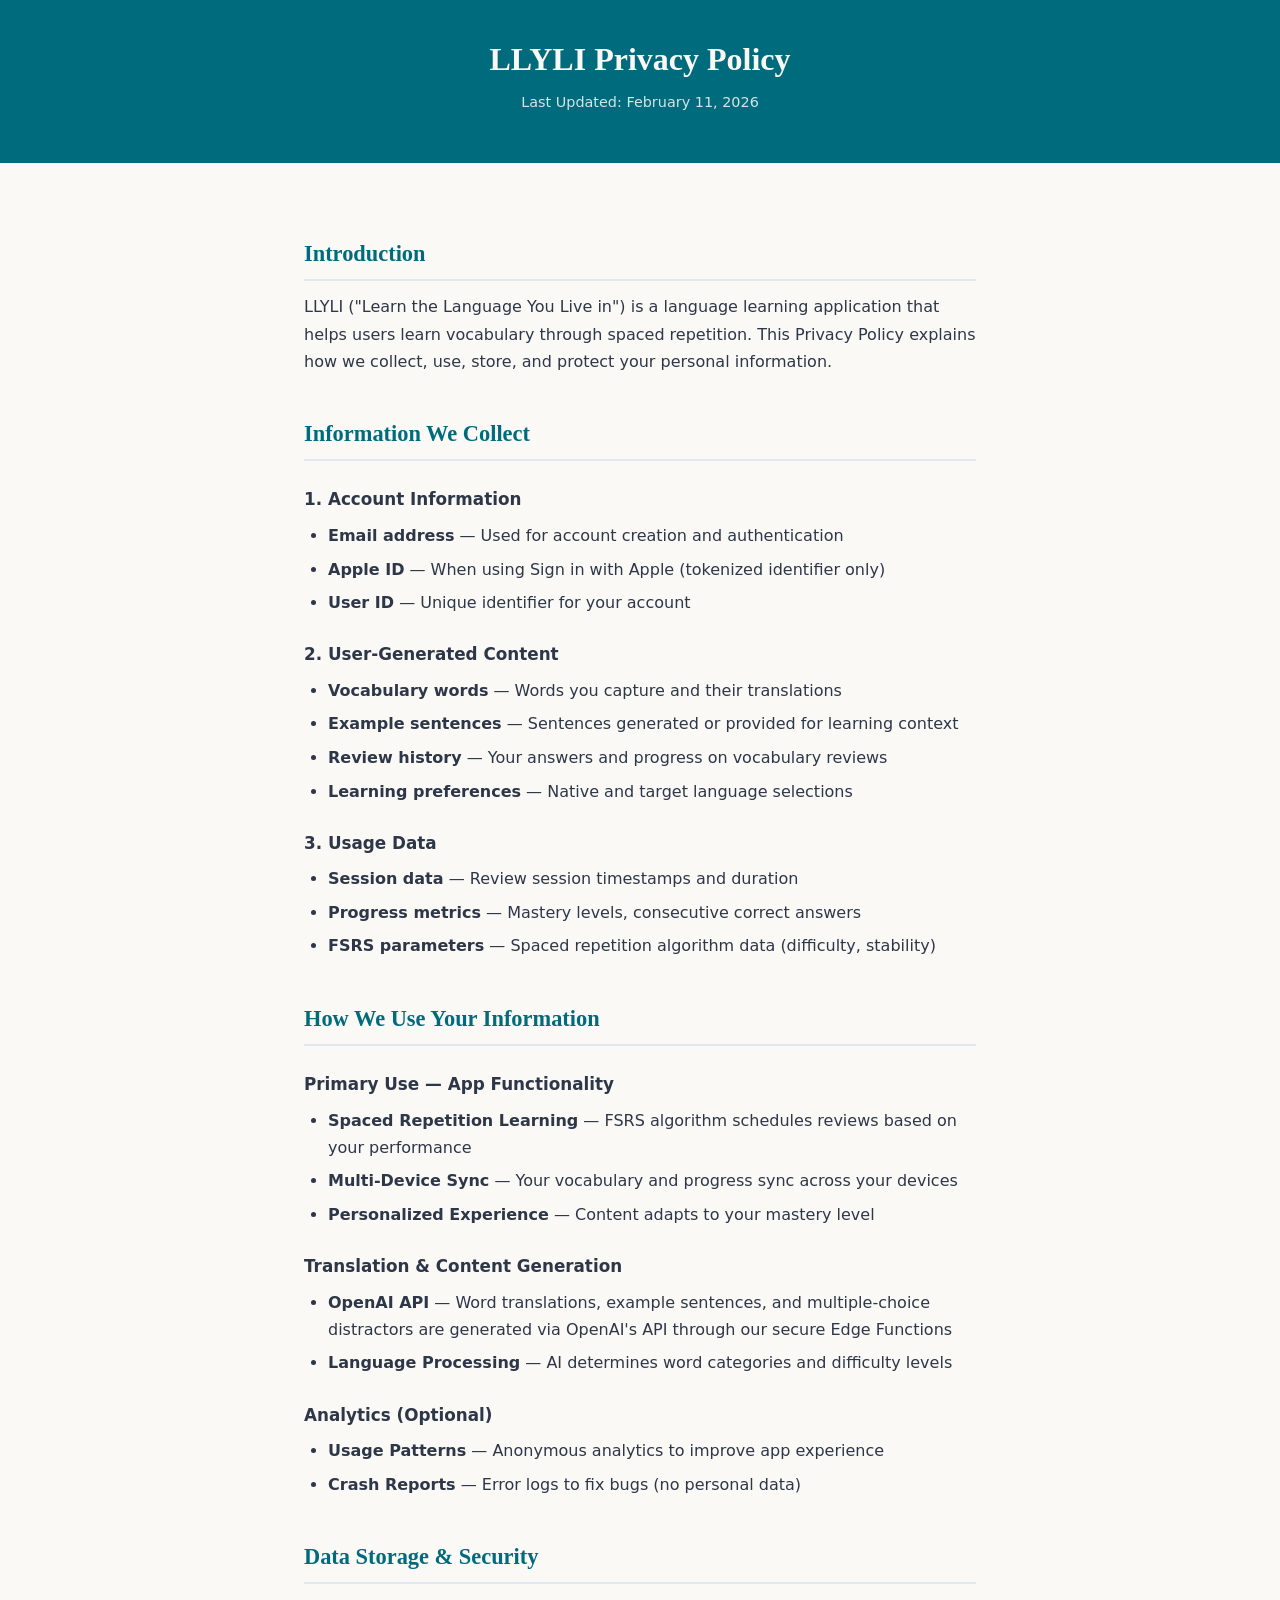
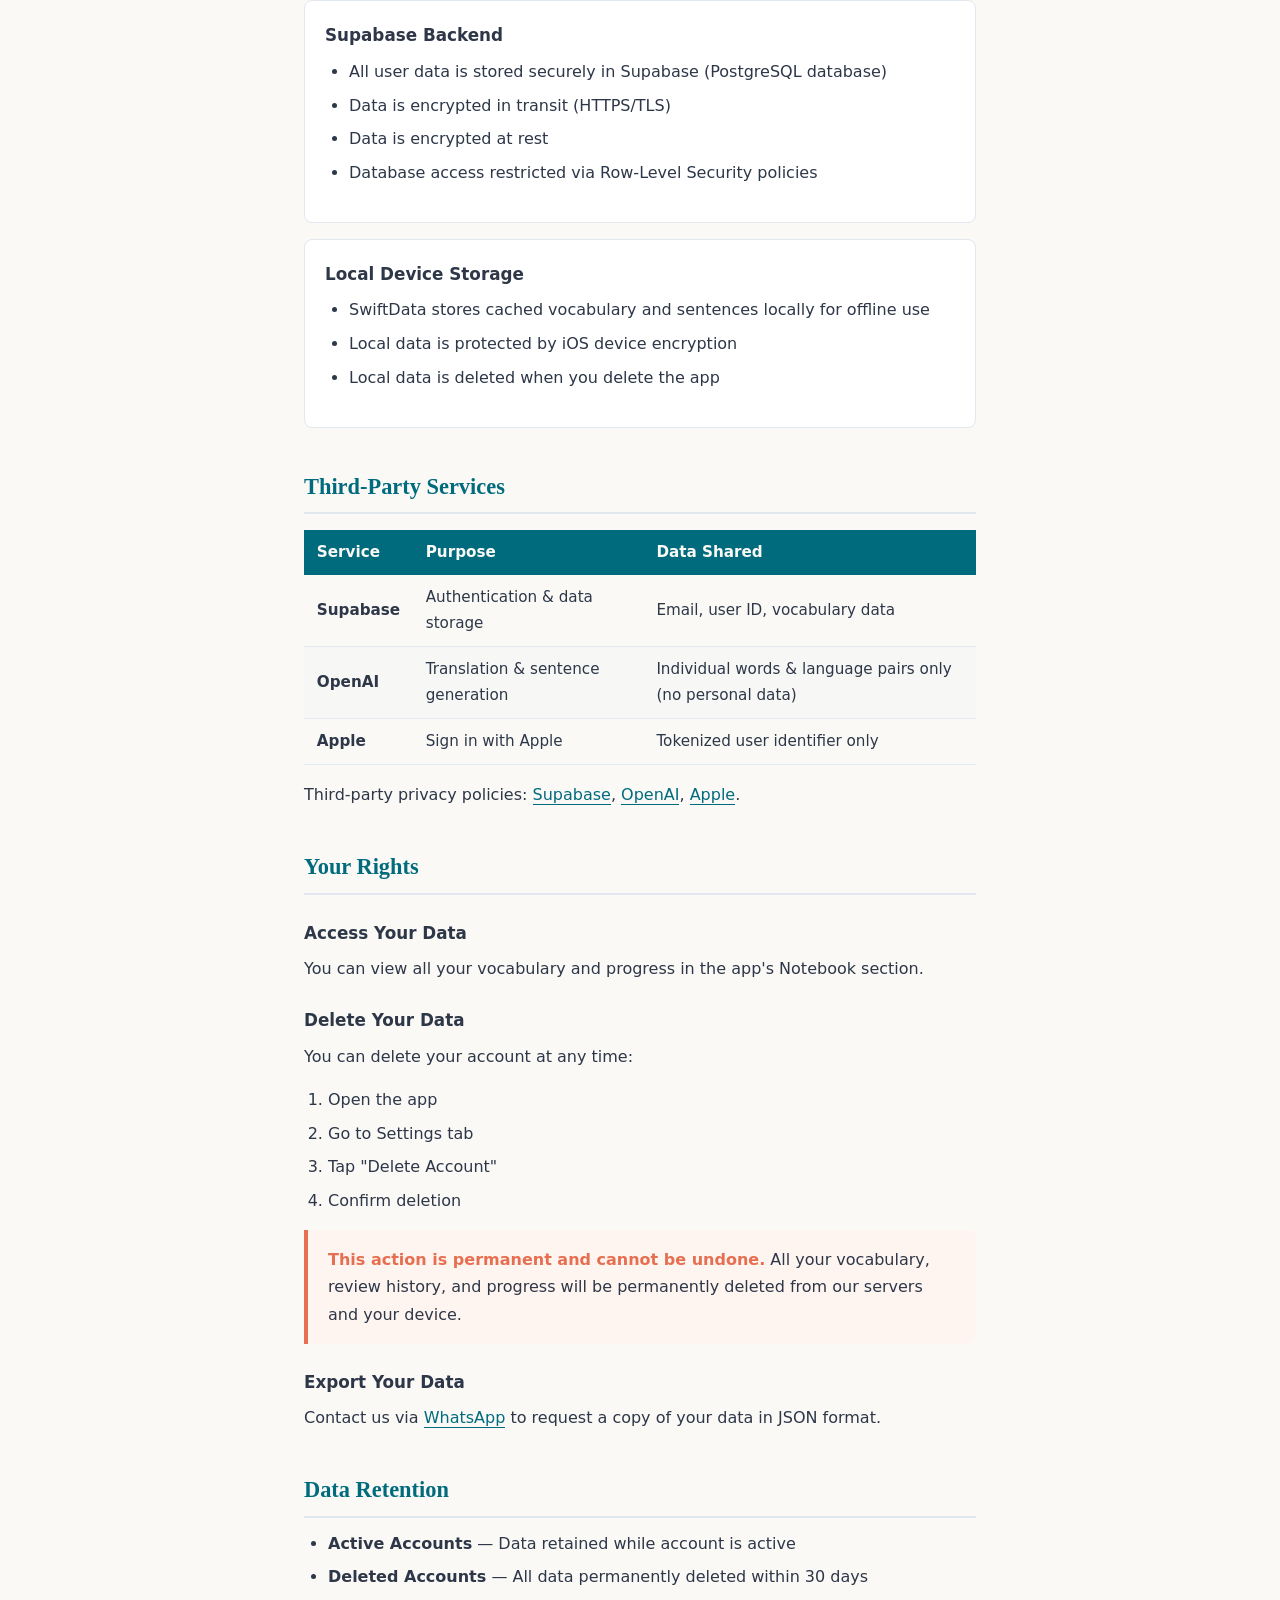
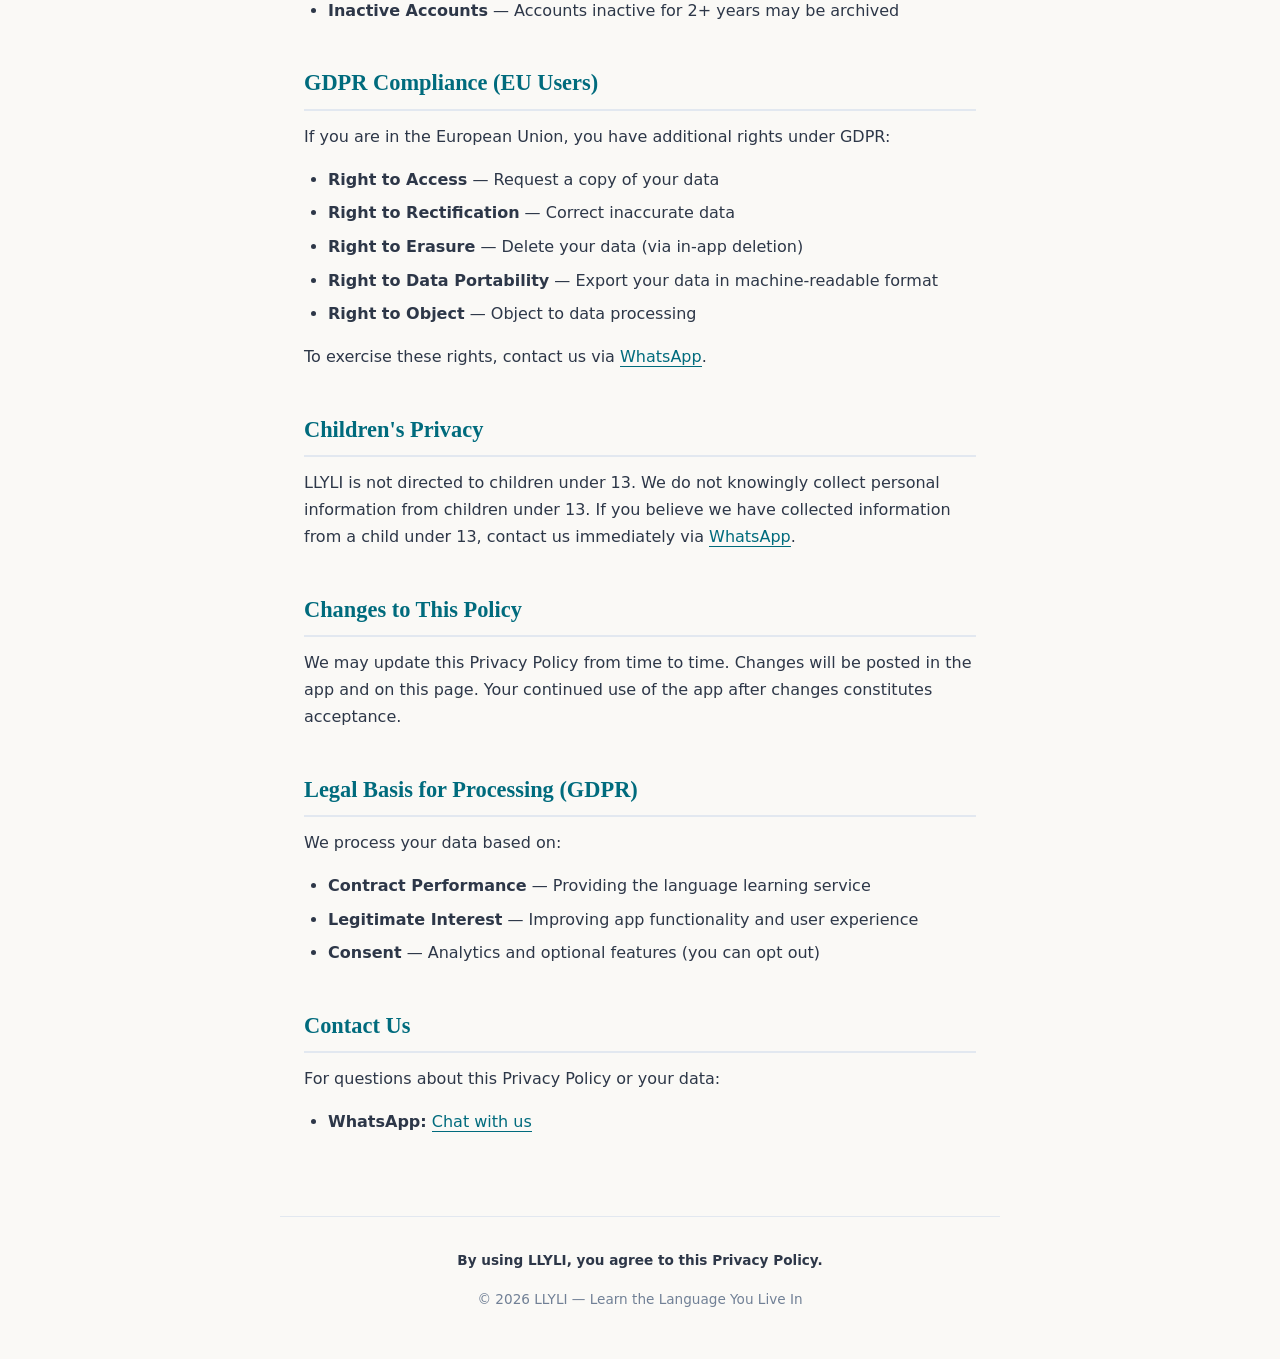
<file: index.html>
<!DOCTYPE html>
<html lang="en">
<head>
    <meta charset="UTF-8">
    <meta name="viewport" content="width=device-width, initial-scale=1.0">
    <title>LLYLI Privacy Policy</title>
    <style>
        * {
            margin: 0;
            padding: 0;
            box-sizing: border-box;
        }

        body {
            font-family: -apple-system, BlinkMacSystemFont, 'Segoe UI', system-ui, sans-serif;
            background-color: #FAF9F6;
            color: #2D3748;
            line-height: 1.7;
            padding: 0;
        }

        header {
            background-color: #006B7D;
            color: #FAF9F6;
            padding: 2rem 1.5rem;
            text-align: center;
        }

        header h1 {
            font-family: Georgia, 'Times New Roman', serif;
            font-size: 2rem;
            font-weight: 700;
            margin-bottom: 0.25rem;
        }

        header p {
            font-size: 0.9rem;
            opacity: 0.85;
        }

        main {
            max-width: 720px;
            margin: 0 auto;
            padding: 2rem 1.5rem 4rem;
        }

        h2 {
            font-family: Georgia, 'Times New Roman', serif;
            color: #006B7D;
            font-size: 1.4rem;
            margin-top: 2.5rem;
            margin-bottom: 0.75rem;
            padding-bottom: 0.4rem;
            border-bottom: 2px solid #E2E8F0;
        }

        h3 {
            color: #2D3748;
            font-size: 1.05rem;
            margin-top: 1.5rem;
            margin-bottom: 0.5rem;
        }

        p {
            margin-bottom: 1rem;
        }

        ul, ol {
            margin-bottom: 1rem;
            padding-left: 1.5rem;
        }

        li {
            margin-bottom: 0.4rem;
        }

        strong {
            color: #2D3748;
        }

        a {
            color: #006B7D;
            text-decoration: none;
            border-bottom: 1px solid #006B7D;
        }

        a:hover {
            color: #E76F51;
            border-bottom-color: #E76F51;
        }

        .card {
            background: #FFFFFF;
            border: 1px solid #E2E8F0;
            border-radius: 8px;
            padding: 1.25rem;
            margin: 1rem 0;
        }

        .card h3 {
            margin-top: 0;
        }

        .warning {
            background: #FFF5F0;
            border-left: 4px solid #E76F51;
            padding: 1rem 1.25rem;
            margin: 1rem 0;
            border-radius: 0 8px 8px 0;
        }

        .warning strong {
            color: #E76F51;
        }

        table {
            width: 100%;
            border-collapse: collapse;
            margin: 1rem 0;
            font-size: 0.95rem;
        }

        th {
            background: #006B7D;
            color: #FAF9F6;
            text-align: left;
            padding: 0.6rem 0.8rem;
        }

        td {
            padding: 0.6rem 0.8rem;
            border-bottom: 1px solid #E2E8F0;
        }

        tr:nth-child(even) {
            background: #F7F7F5;
        }

        footer {
            text-align: center;
            padding: 2rem 1.5rem;
            font-size: 0.85rem;
            color: #718096;
            border-top: 1px solid #E2E8F0;
            max-width: 720px;
            margin: 0 auto;
        }

        @media (max-width: 600px) {
            header h1 { font-size: 1.5rem; }
            main { padding: 1.25rem 1rem 3rem; }
            h2 { font-size: 1.2rem; }
        }
    </style>
</head>
<body>
    <header>
        <h1>LLYLI Privacy Policy</h1>
        <p>Last Updated: February 11, 2026</p>
    </header>

    <main>
        <h2>Introduction</h2>
        <p>LLYLI ("Learn the Language You Live in") is a language learning application that helps users learn vocabulary through spaced repetition. This Privacy Policy explains how we collect, use, store, and protect your personal information.</p>

        <h2>Information We Collect</h2>

        <h3>1. Account Information</h3>
        <ul>
            <li><strong>Email address</strong> &mdash; Used for account creation and authentication</li>
            <li><strong>Apple ID</strong> &mdash; When using Sign in with Apple (tokenized identifier only)</li>
            <li><strong>User ID</strong> &mdash; Unique identifier for your account</li>
        </ul>

        <h3>2. User-Generated Content</h3>
        <ul>
            <li><strong>Vocabulary words</strong> &mdash; Words you capture and their translations</li>
            <li><strong>Example sentences</strong> &mdash; Sentences generated or provided for learning context</li>
            <li><strong>Review history</strong> &mdash; Your answers and progress on vocabulary reviews</li>
            <li><strong>Learning preferences</strong> &mdash; Native and target language selections</li>
        </ul>

        <h3>3. Usage Data</h3>
        <ul>
            <li><strong>Session data</strong> &mdash; Review session timestamps and duration</li>
            <li><strong>Progress metrics</strong> &mdash; Mastery levels, consecutive correct answers</li>
            <li><strong>FSRS parameters</strong> &mdash; Spaced repetition algorithm data (difficulty, stability)</li>
        </ul>

        <h2>How We Use Your Information</h2>

        <h3>Primary Use &mdash; App Functionality</h3>
        <ul>
            <li><strong>Spaced Repetition Learning</strong> &mdash; FSRS algorithm schedules reviews based on your performance</li>
            <li><strong>Multi-Device Sync</strong> &mdash; Your vocabulary and progress sync across your devices</li>
            <li><strong>Personalized Experience</strong> &mdash; Content adapts to your mastery level</li>
        </ul>

        <h3>Translation &amp; Content Generation</h3>
        <ul>
            <li><strong>OpenAI API</strong> &mdash; Word translations, example sentences, and multiple-choice distractors are generated via OpenAI's API through our secure Edge Functions</li>
            <li><strong>Language Processing</strong> &mdash; AI determines word categories and difficulty levels</li>
        </ul>

        <h3>Analytics (Optional)</h3>
        <ul>
            <li><strong>Usage Patterns</strong> &mdash; Anonymous analytics to improve app experience</li>
            <li><strong>Crash Reports</strong> &mdash; Error logs to fix bugs (no personal data)</li>
        </ul>

        <h2>Data Storage &amp; Security</h2>

        <div class="card">
            <h3>Supabase Backend</h3>
            <ul>
                <li>All user data is stored securely in Supabase (PostgreSQL database)</li>
                <li>Data is encrypted in transit (HTTPS/TLS)</li>
                <li>Data is encrypted at rest</li>
                <li>Database access restricted via Row-Level Security policies</li>
            </ul>
        </div>

        <div class="card">
            <h3>Local Device Storage</h3>
            <ul>
                <li>SwiftData stores cached vocabulary and sentences locally for offline use</li>
                <li>Local data is protected by iOS device encryption</li>
                <li>Local data is deleted when you delete the app</li>
            </ul>
        </div>

        <h2>Third-Party Services</h2>

        <table>
            <thead>
                <tr>
                    <th>Service</th>
                    <th>Purpose</th>
                    <th>Data Shared</th>
                </tr>
            </thead>
            <tbody>
                <tr>
                    <td><strong>Supabase</strong></td>
                    <td>Authentication &amp; data storage</td>
                    <td>Email, user ID, vocabulary data</td>
                </tr>
                <tr>
                    <td><strong>OpenAI</strong></td>
                    <td>Translation &amp; sentence generation</td>
                    <td>Individual words &amp; language pairs only (no personal data)</td>
                </tr>
                <tr>
                    <td><strong>Apple</strong></td>
                    <td>Sign in with Apple</td>
                    <td>Tokenized user identifier only</td>
                </tr>
            </tbody>
        </table>

        <p>Third-party privacy policies:
            <a href="https://supabase.com/privacy">Supabase</a>,
            <a href="https://openai.com/policies/privacy-policy">OpenAI</a>,
            <a href="https://www.apple.com/legal/privacy/">Apple</a>.
        </p>

        <h2>Your Rights</h2>

        <h3>Access Your Data</h3>
        <p>You can view all your vocabulary and progress in the app's Notebook section.</p>

        <h3>Delete Your Data</h3>
        <p>You can delete your account at any time:</p>
        <ol>
            <li>Open the app</li>
            <li>Go to Settings tab</li>
            <li>Tap "Delete Account"</li>
            <li>Confirm deletion</li>
        </ol>

        <div class="warning">
            <strong>This action is permanent and cannot be undone.</strong> All your vocabulary, review history, and progress will be permanently deleted from our servers and your device.
        </div>

        <h3>Export Your Data</h3>
        <p>Contact us via <a href="https://wa.me/351931959625">WhatsApp</a> to request a copy of your data in JSON format.</p>

        <h2>Data Retention</h2>
        <ul>
            <li><strong>Active Accounts</strong> &mdash; Data retained while account is active</li>
            <li><strong>Deleted Accounts</strong> &mdash; All data permanently deleted within 30 days</li>
            <li><strong>Inactive Accounts</strong> &mdash; Accounts inactive for 2+ years may be archived</li>
        </ul>

        <h2>GDPR Compliance (EU Users)</h2>
        <p>If you are in the European Union, you have additional rights under GDPR:</p>
        <ul>
            <li><strong>Right to Access</strong> &mdash; Request a copy of your data</li>
            <li><strong>Right to Rectification</strong> &mdash; Correct inaccurate data</li>
            <li><strong>Right to Erasure</strong> &mdash; Delete your data (via in-app deletion)</li>
            <li><strong>Right to Data Portability</strong> &mdash; Export your data in machine-readable format</li>
            <li><strong>Right to Object</strong> &mdash; Object to data processing</li>
        </ul>
        <p>To exercise these rights, contact us via <a href="https://wa.me/351931959625">WhatsApp</a>.</p>

        <h2>Children's Privacy</h2>
        <p>LLYLI is not directed to children under 13. We do not knowingly collect personal information from children under 13. If you believe we have collected information from a child under 13, contact us immediately via <a href="https://wa.me/351931959625">WhatsApp</a>.</p>

        <h2>Changes to This Policy</h2>
        <p>We may update this Privacy Policy from time to time. Changes will be posted in the app and on this page. Your continued use of the app after changes constitutes acceptance.</p>

        <h2>Legal Basis for Processing (GDPR)</h2>
        <p>We process your data based on:</p>
        <ul>
            <li><strong>Contract Performance</strong> &mdash; Providing the language learning service</li>
            <li><strong>Legitimate Interest</strong> &mdash; Improving app functionality and user experience</li>
            <li><strong>Consent</strong> &mdash; Analytics and optional features (you can opt out)</li>
        </ul>

        <h2>Contact Us</h2>
        <p>For questions about this Privacy Policy or your data:</p>
        <ul>
            <li><strong>WhatsApp:</strong> <a href="https://wa.me/351931959625">Chat with us</a></li>
        </ul>
    </main>

    <footer>
        <p><strong>By using LLYLI, you agree to this Privacy Policy.</strong></p>
        <p style="margin-top: 0.5rem;">&copy; 2026 LLYLI &mdash; Learn the Language You Live In</p>
    </footer>
</body>
</html>
</file>
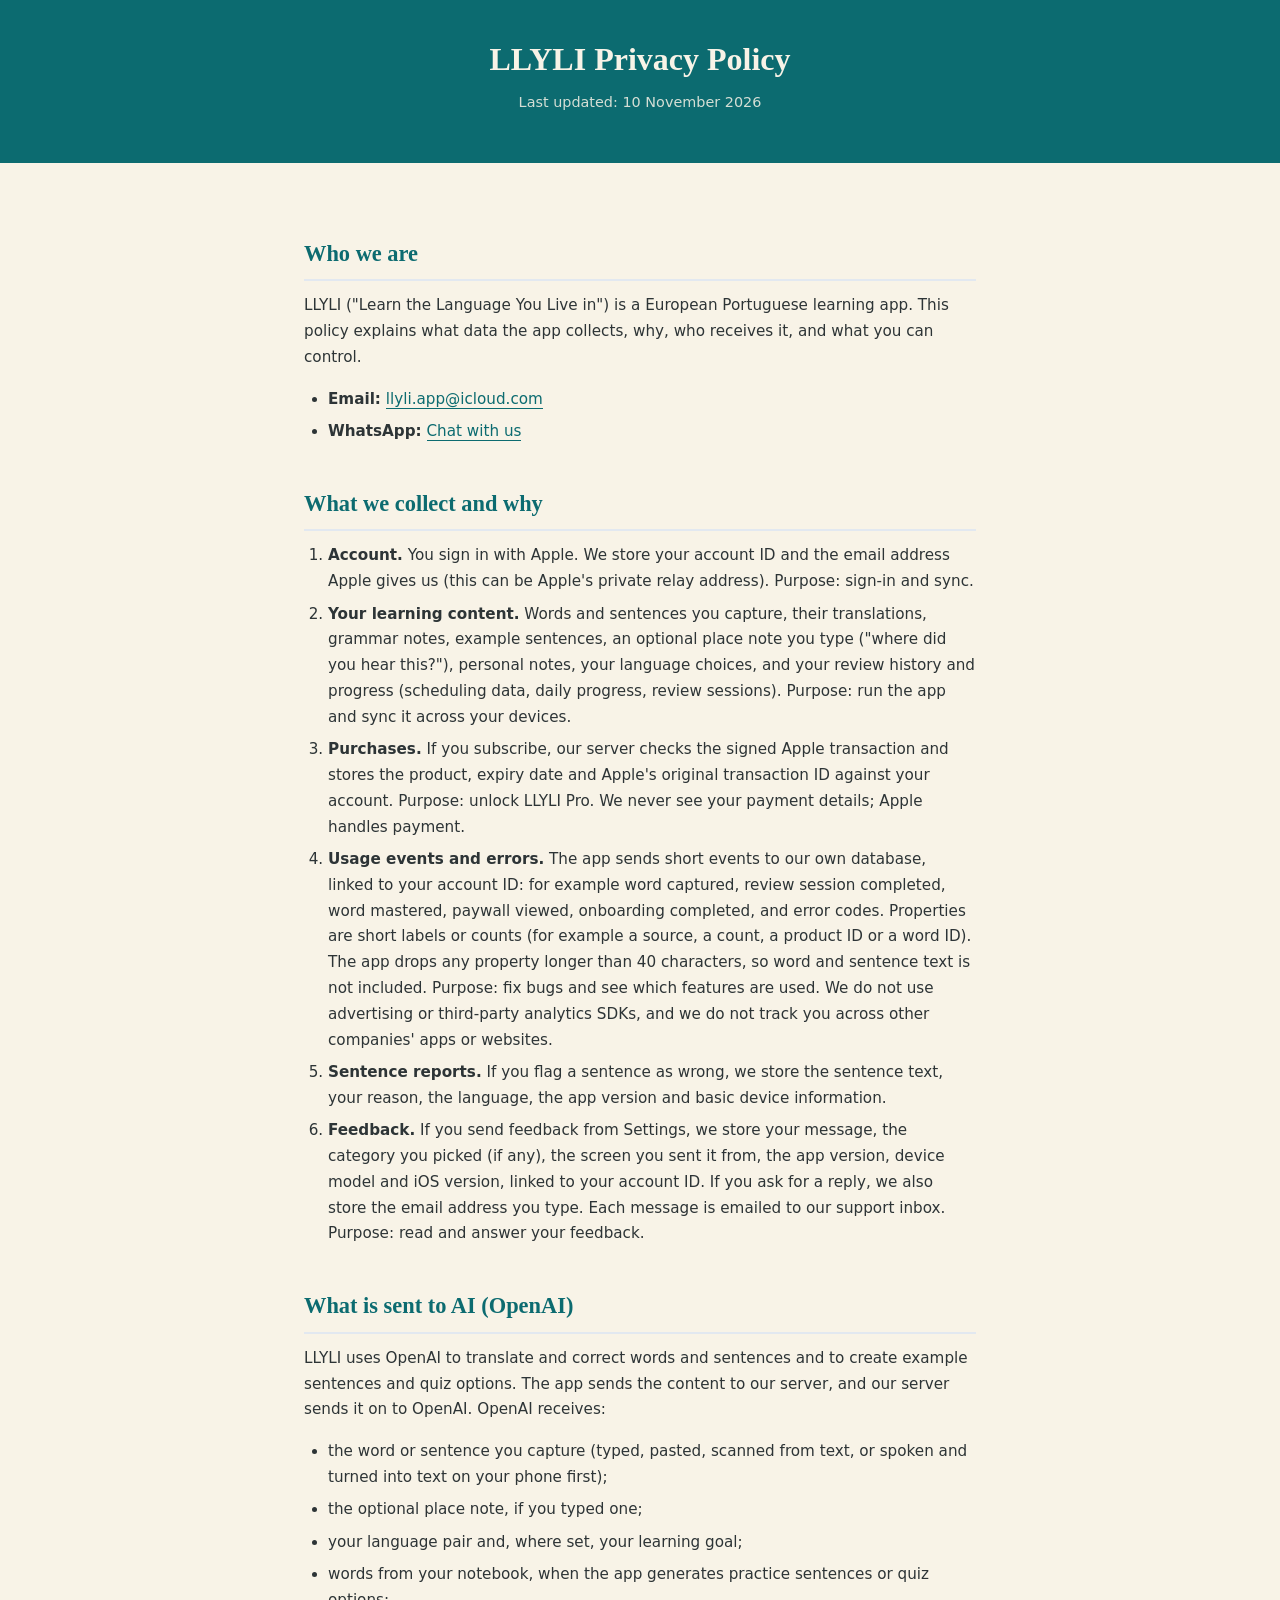
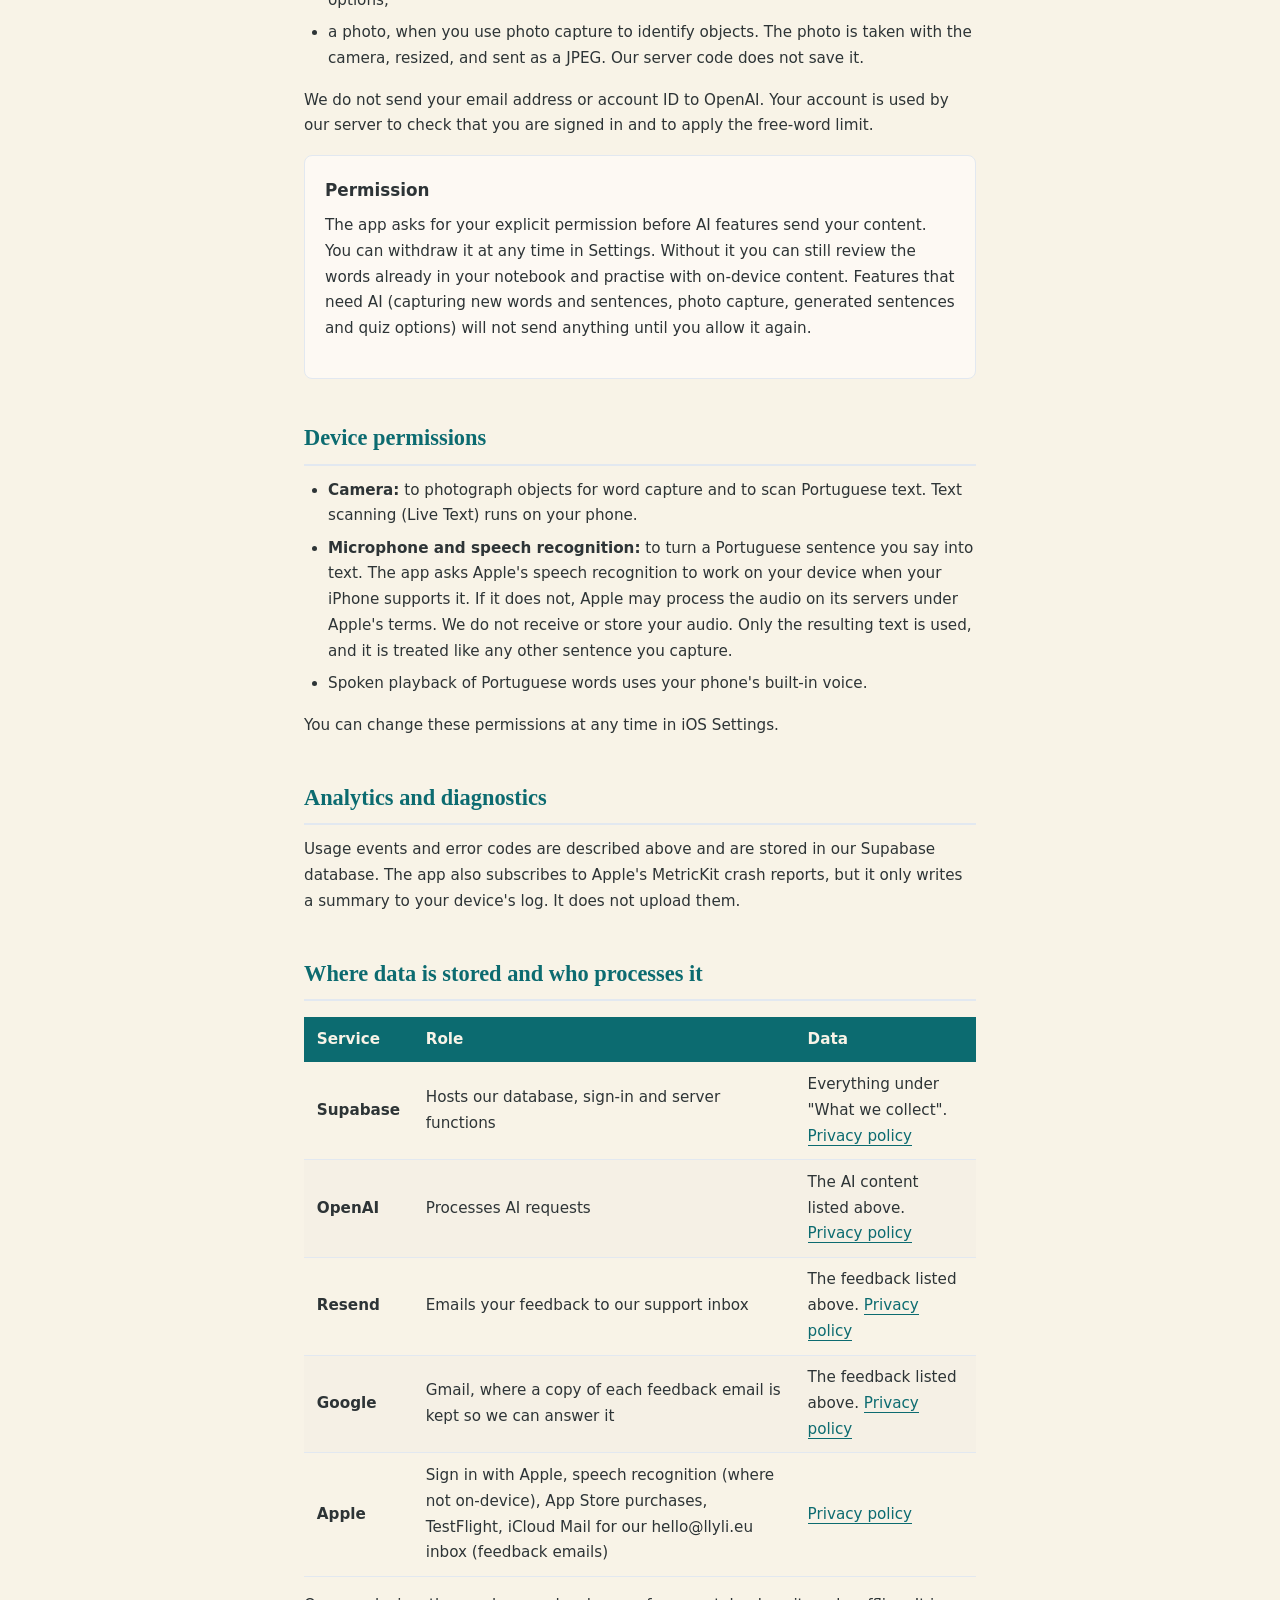
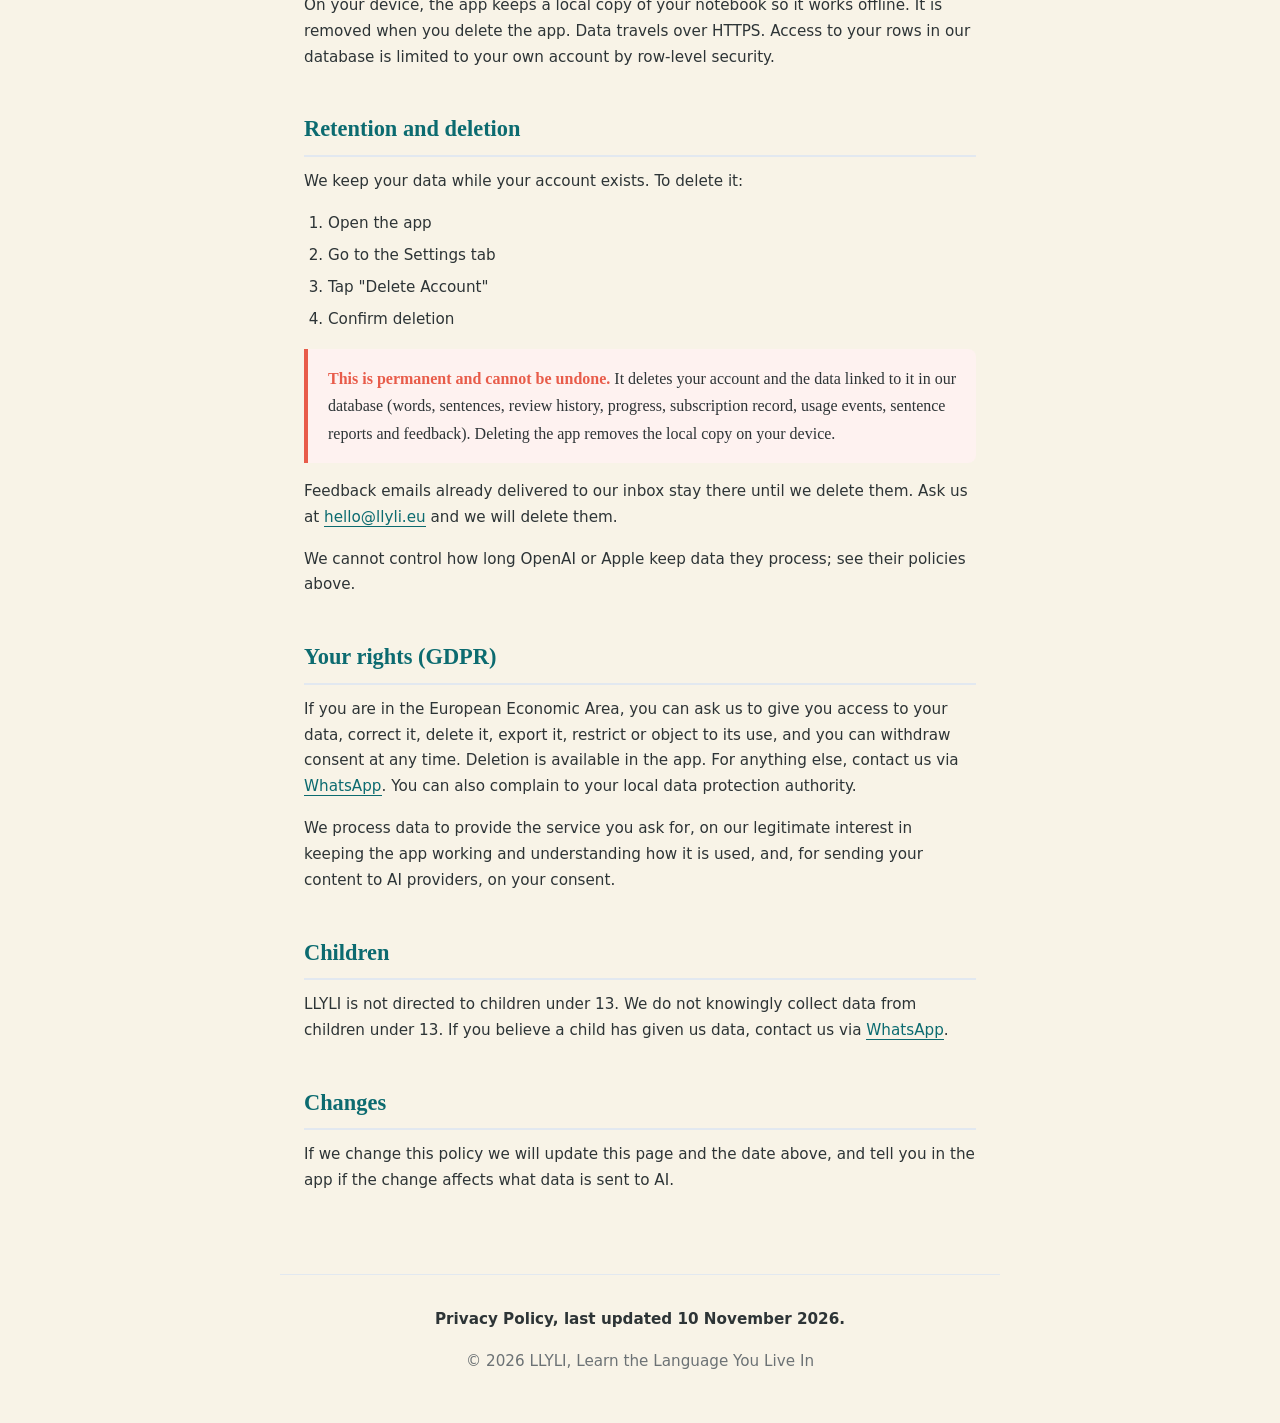
<file: privacy-policy.html>
<!DOCTYPE html>
<html lang="en">
<head>
    <meta charset="UTF-8">
    <meta name="viewport" content="width=device-width, initial-scale=1.0">
    <title>LLYLI Privacy Policy</title>
    <style>
        * {
            margin: 0;
            padding: 0;
            box-sizing: border-box;
        }

        body {
            font-family: ui-serif, Georgia, 'Times New Roman', serif;
            background-color: #F8F3E7;
            color: #2D3436;
            line-height: 1.7;
            padding: 0;
        }

        header {
            background-color: #0C6B70;
            color: #F8F3E7;
            padding: 2rem 1.5rem;
            text-align: center;
        }

        header h1 {
            font-family: ui-serif, Georgia, 'Times New Roman', serif;
            font-size: 2rem;
            font-weight: 700;
            margin-bottom: 0.25rem;
        }

        header p {
            font-family: -apple-system, BlinkMacSystemFont, 'Segoe UI', system-ui, sans-serif;
            font-size: 0.9rem;
            opacity: 0.85;
        }

        main {
            max-width: 720px;
            margin: 0 auto;
            padding: 2rem 1.5rem 4rem;
        }

        h2 {
            font-family: ui-serif, Georgia, 'Times New Roman', serif;
            color: #0C6B70;
            font-size: 1.4rem;
            margin-top: 2.5rem;
            margin-bottom: 0.75rem;
            padding-bottom: 0.4rem;
            border-bottom: 2px solid #E2E8F0;
        }

        h3 {
            font-family: -apple-system, BlinkMacSystemFont, 'Segoe UI', system-ui, sans-serif;
            color: #2D3436;
            font-size: 1.05rem;
            margin-top: 1.5rem;
            margin-bottom: 0.5rem;
        }

        p, li {
            font-family: -apple-system, BlinkMacSystemFont, 'Segoe UI', system-ui, sans-serif;
            font-size: 0.95rem;
        }

        p {
            margin-bottom: 1rem;
        }

        ul, ol {
            margin-bottom: 1rem;
            padding-left: 1.5rem;
        }

        li {
            margin-bottom: 0.4rem;
        }

        strong {
            color: #2D3436;
        }

        a {
            color: #0C6B70;
            text-decoration: none;
            border-bottom: 1px solid #0C6B70;
        }

        a:hover {
            color: #E85C4A;
            border-bottom-color: #E85C4A;
        }

        .card {
            background: #FDF9F3;
            border: 1px solid #E2E8F0;
            border-radius: 8px;
            padding: 1.25rem;
            margin: 1rem 0;
        }

        .card h3 {
            margin-top: 0;
        }

        .highlight {
            background: #E8F4F4;
            border-left: 4px solid #0C6B70;
            padding: 1rem 1.25rem;
            margin: 1rem 0;
            border-radius: 0 8px 8px 0;
        }

        .warning {
            background: #FEF2F0;
            border-left: 4px solid #E85C4A;
            padding: 1rem 1.25rem;
            margin: 1rem 0;
            border-radius: 0 8px 8px 0;
        }

        .warning strong {
            color: #E85C4A;
        }

        table {
            width: 100%;
            border-collapse: collapse;
            margin: 1rem 0;
            font-size: 0.95rem;
            font-family: -apple-system, BlinkMacSystemFont, 'Segoe UI', system-ui, sans-serif;
        }

        th {
            background: #0C6B70;
            color: #F8F3E7;
            text-align: left;
            padding: 0.6rem 0.8rem;
        }

        td {
            padding: 0.6rem 0.8rem;
            border-bottom: 1px solid #E2E8F0;
        }

        tr:nth-child(even) {
            background: #F5F0E5;
        }

        footer {
            text-align: center;
            padding: 2rem 1.5rem;
            font-size: 0.85rem;
            color: #6C7275;
            border-top: 1px solid #E2E8F0;
            max-width: 720px;
            margin: 0 auto;
            font-family: -apple-system, BlinkMacSystemFont, 'Segoe UI', system-ui, sans-serif;
        }

        @media (max-width: 600px) {
            header h1 { font-size: 1.5rem; }
            main { padding: 1.25rem 1rem 3rem; }
            h2 { font-size: 1.2rem; }
        }
    </style>
</head>
<body>
    <header>
        <h1>LLYLI Privacy Policy</h1>
        <p>Last updated: 10 November 2026</p>
    </header>

    <main>
        <h2>Who we are</h2>
        <p>LLYLI ("Learn the Language You Live in") is a European Portuguese learning app. This policy explains what data the app collects, why, who receives it, and what you can control.</p>
        <ul>
            <li><strong>Email:</strong> <a href="mailto:llyli.app@icloud.com">llyli.app@icloud.com</a></li>
            <li><strong>WhatsApp:</strong> <a href="https://wa.me/351931959625">Chat with us</a></li>
        </ul>

        <h2>What we collect and why</h2>
        <ol>
            <li><strong>Account.</strong> You sign in with Apple. We store your account ID and the email address Apple gives us (this can be Apple's private relay address). Purpose: sign-in and sync.</li>
            <li><strong>Your learning content.</strong> Words and sentences you capture, their translations, grammar notes, example sentences, an optional place note you type ("where did you hear this?"), personal notes, your language choices, and your review history and progress (scheduling data, daily progress, review sessions). Purpose: run the app and sync it across your devices.</li>
            <li><strong>Purchases.</strong> If you subscribe, our server checks the signed Apple transaction and stores the product, expiry date and Apple's original transaction ID against your account. Purpose: unlock LLYLI Pro. We never see your payment details; Apple handles payment.</li>
            <li><strong>Usage events and errors.</strong> The app sends short events to our own database, linked to your account ID: for example word captured, review session completed, word mastered, paywall viewed, onboarding completed, and error codes. Properties are short labels or counts (for example a source, a count, a product ID or a word ID). The app drops any property longer than 40 characters, so word and sentence text is not included. Purpose: fix bugs and see which features are used. We do not use advertising or third-party analytics SDKs, and we do not track you across other companies' apps or websites.</li>
            <li><strong>Sentence reports.</strong> If you flag a sentence as wrong, we store the sentence text, your reason, the language, the app version and basic device information.</li>
      <li><strong>Feedback.</strong> If you send feedback from Settings, we store your message, the category you picked (if any), the screen you sent it from, the app version, device model and iOS version, linked to your account ID. If you ask for a reply, we also store the email address you type. Each message is emailed to our support inbox. Purpose: read and answer your feedback.</li>
        </ol>

        <h2>What is sent to AI (OpenAI)</h2>
        <p>LLYLI uses OpenAI to translate and correct words and sentences and to create example sentences and quiz options. The app sends the content to our server, and our server sends it on to OpenAI. OpenAI receives:</p>
        <ul>
            <li>the word or sentence you capture (typed, pasted, scanned from text, or spoken and turned into text on your phone first);</li>
            <li>the optional place note, if you typed one;</li>
            <li>your language pair and, where set, your learning goal;</li>
            <li>words from your notebook, when the app generates practice sentences or quiz options;</li>
            <li>a photo, when you use photo capture to identify objects. The photo is taken with the camera, resized, and sent as a JPEG. Our server code does not save it.</li>
        </ul>
        <p>We do not send your email address or account ID to OpenAI. Your account is used by our server to check that you are signed in and to apply the free-word limit.</p>
        <div class="card">
            <h3>Permission</h3>
            <p>The app asks for your explicit permission before AI features send your content. You can withdraw it at any time in Settings. Without it you can still review the words already in your notebook and practise with on-device content. Features that need AI (capturing new words and sentences, photo capture, generated sentences and quiz options) will not send anything until you allow it again.</p>
        </div>

        <h2>Device permissions</h2>
        <ul>
            <li><strong>Camera:</strong> to photograph objects for word capture and to scan Portuguese text. Text scanning (Live Text) runs on your phone.</li>
            <li><strong>Microphone and speech recognition:</strong> to turn a Portuguese sentence you say into text. The app asks Apple's speech recognition to work on your device when your iPhone supports it. If it does not, Apple may process the audio on its servers under Apple's terms. We do not receive or store your audio. Only the resulting text is used, and it is treated like any other sentence you capture.</li>
            <li>Spoken playback of Portuguese words uses your phone's built-in voice.</li>
        </ul>
        <p>You can change these permissions at any time in iOS Settings.</p>

        <h2>Analytics and diagnostics</h2>
        <p>Usage events and error codes are described above and are stored in our Supabase database. The app also subscribes to Apple's MetricKit crash reports, but it only writes a summary to your device's log. It does not upload them.</p>

        <h2>Where data is stored and who processes it</h2>
        <table>
            <thead>
                <tr><th>Service</th><th>Role</th><th>Data</th></tr>
            </thead>
            <tbody>
                <tr>
                    <td><strong>Supabase</strong></td>
                    <td>Hosts our database, sign-in and server functions</td>
                    <td>Everything under "What we collect". <a href="https://supabase.com/privacy">Privacy policy</a></td>
                </tr>
                <tr>
                    <td><strong>OpenAI</strong></td>
                    <td>Processes AI requests</td>
                    <td>The AI content listed above. <a href="https://openai.com/policies/privacy-policy">Privacy policy</a></td>
                </tr>
                <tr>
                    <td><strong>Resend</strong></td>
                    <td>Emails your feedback to our support inbox</td>
                    <td>The feedback listed above. <a href="https://resend.com/legal/privacy-policy">Privacy policy</a></td>
                </tr>
                <tr>
                    <td><strong>Google</strong></td>
                    <td>Gmail, where a copy of each feedback email is kept so we can answer it</td>
                    <td>The feedback listed above. <a href="https://policies.google.com/privacy">Privacy policy</a></td>
                </tr>
                <tr>
                    <td><strong>Apple</strong></td>
                    <td>Sign in with Apple, speech recognition (where not on-device), App Store purchases, TestFlight, iCloud Mail for our hello@llyli.eu inbox (feedback emails)</td>
                    <td><a href="https://www.apple.com/legal/privacy/">Privacy policy</a></td>
                </tr>
            </tbody>
        </table>
        <p>On your device, the app keeps a local copy of your notebook so it works offline. It is removed when you delete the app. Data travels over HTTPS. Access to your rows in our database is limited to your own account by row-level security.</p>

        <h2>Retention and deletion</h2>
        <p>We keep your data while your account exists. To delete it:</p>
        <ol>
            <li>Open the app</li>
            <li>Go to the Settings tab</li>
            <li>Tap "Delete Account"</li>
            <li>Confirm deletion</li>
        </ol>
        <div class="warning">
            <strong>This is permanent and cannot be undone.</strong> It deletes your account and the data linked to it in our database (words, sentences, review history, progress, subscription record, usage events, sentence reports and feedback). Deleting the app removes the local copy on your device.
        </div>
        <p>Feedback emails already delivered to our inbox stay there until we delete them. Ask us at <a href="mailto:hello@llyli.eu">hello@llyli.eu</a> and we will delete them.</p>
    <p>We cannot control how long OpenAI or Apple keep data they process; see their policies above.</p>

        <h2>Your rights (GDPR)</h2>
        <p>If you are in the European Economic Area, you can ask us to give you access to your data, correct it, delete it, export it, restrict or object to its use, and you can withdraw consent at any time. Deletion is available in the app. For anything else, contact us via <a href="https://wa.me/351931959625">WhatsApp</a>. You can also complain to your local data protection authority.</p>
        <p>We process data to provide the service you ask for, on our legitimate interest in keeping the app working and understanding how it is used, and, for sending your content to AI providers, on your consent.</p>

        <h2>Children</h2>
        <p>LLYLI is not directed to children under 13. We do not knowingly collect data from children under 13. If you believe a child has given us data, contact us via <a href="https://wa.me/351931959625">WhatsApp</a>.</p>

        <h2>Changes</h2>
        <p>If we change this policy we will update this page and the date above, and tell you in the app if the change affects what data is sent to AI.</p>
    </main>

    <footer>
        <p><strong>Privacy Policy, last updated 10 November 2026.</strong></p>
        <p style="margin-top: 0.5rem;">&copy; 2026 LLYLI, Learn the Language You Live In</p>
    </footer>
</body>
</html>
</file>
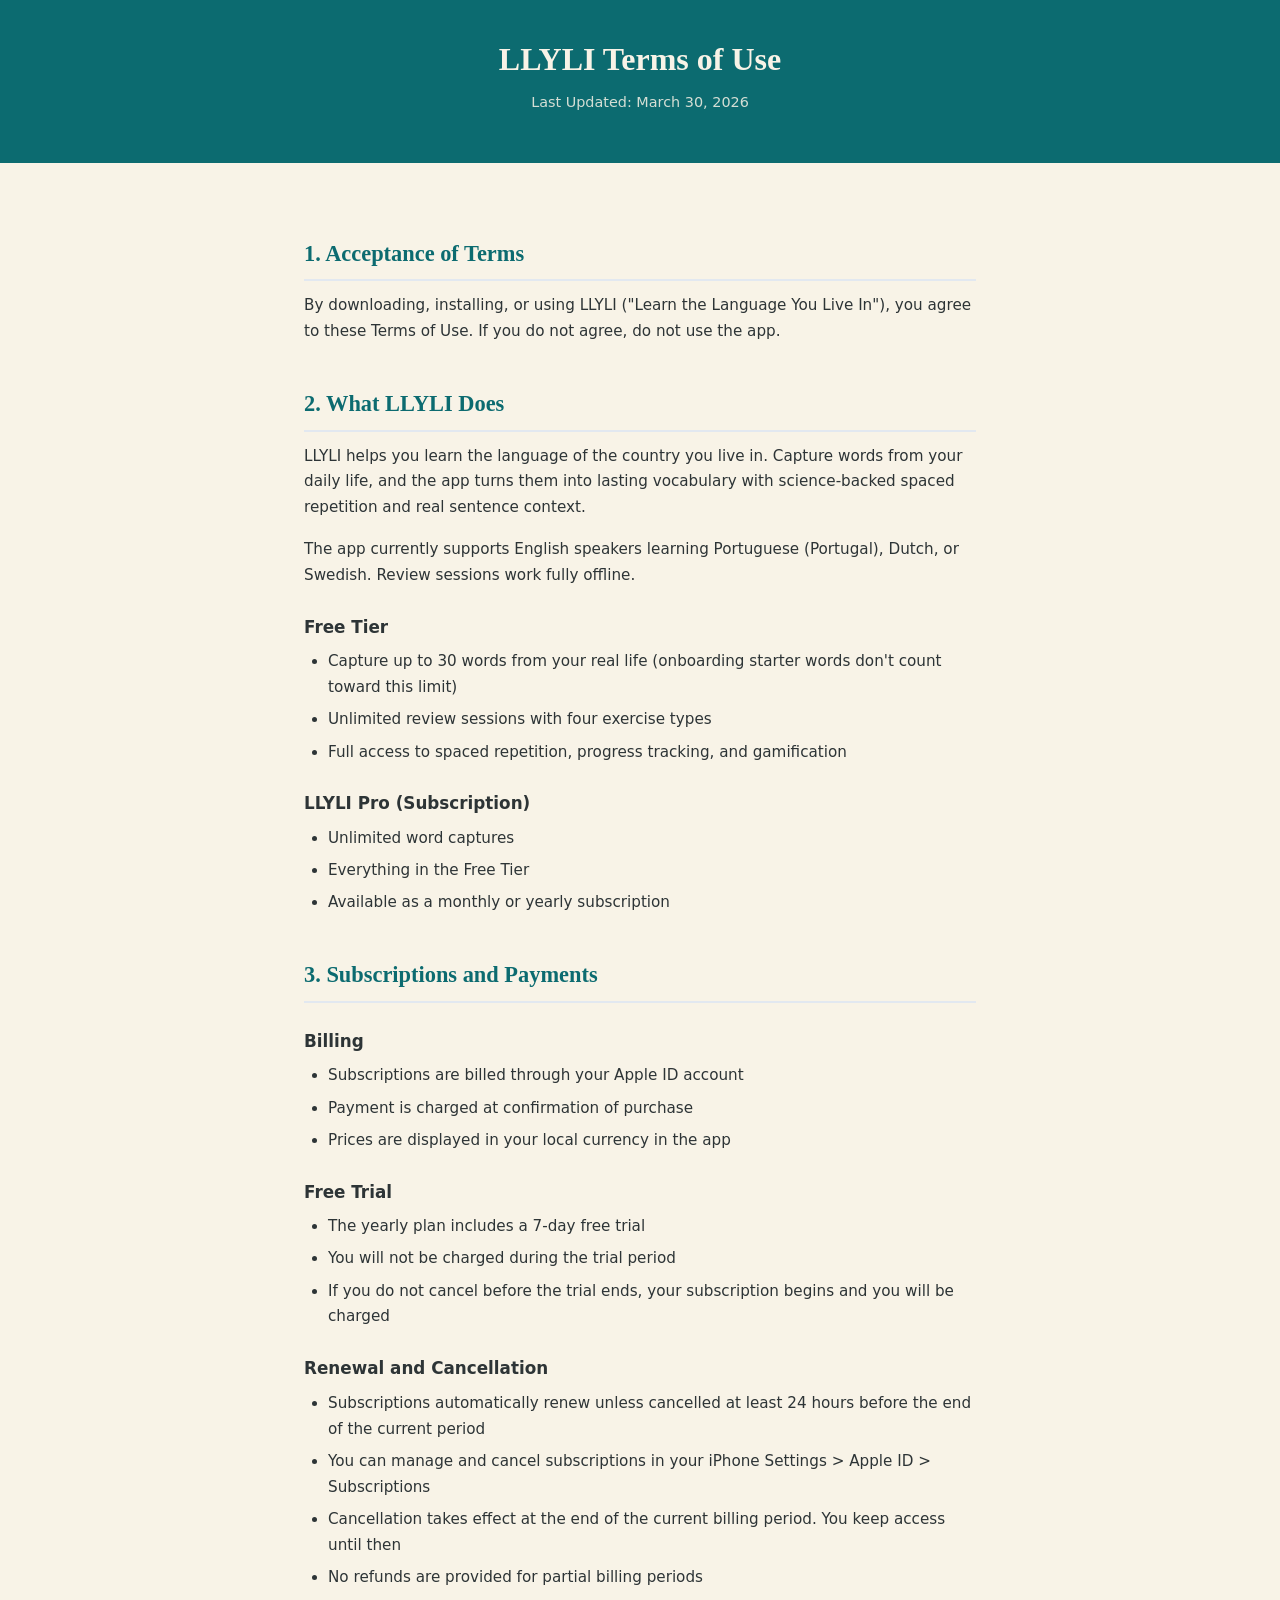
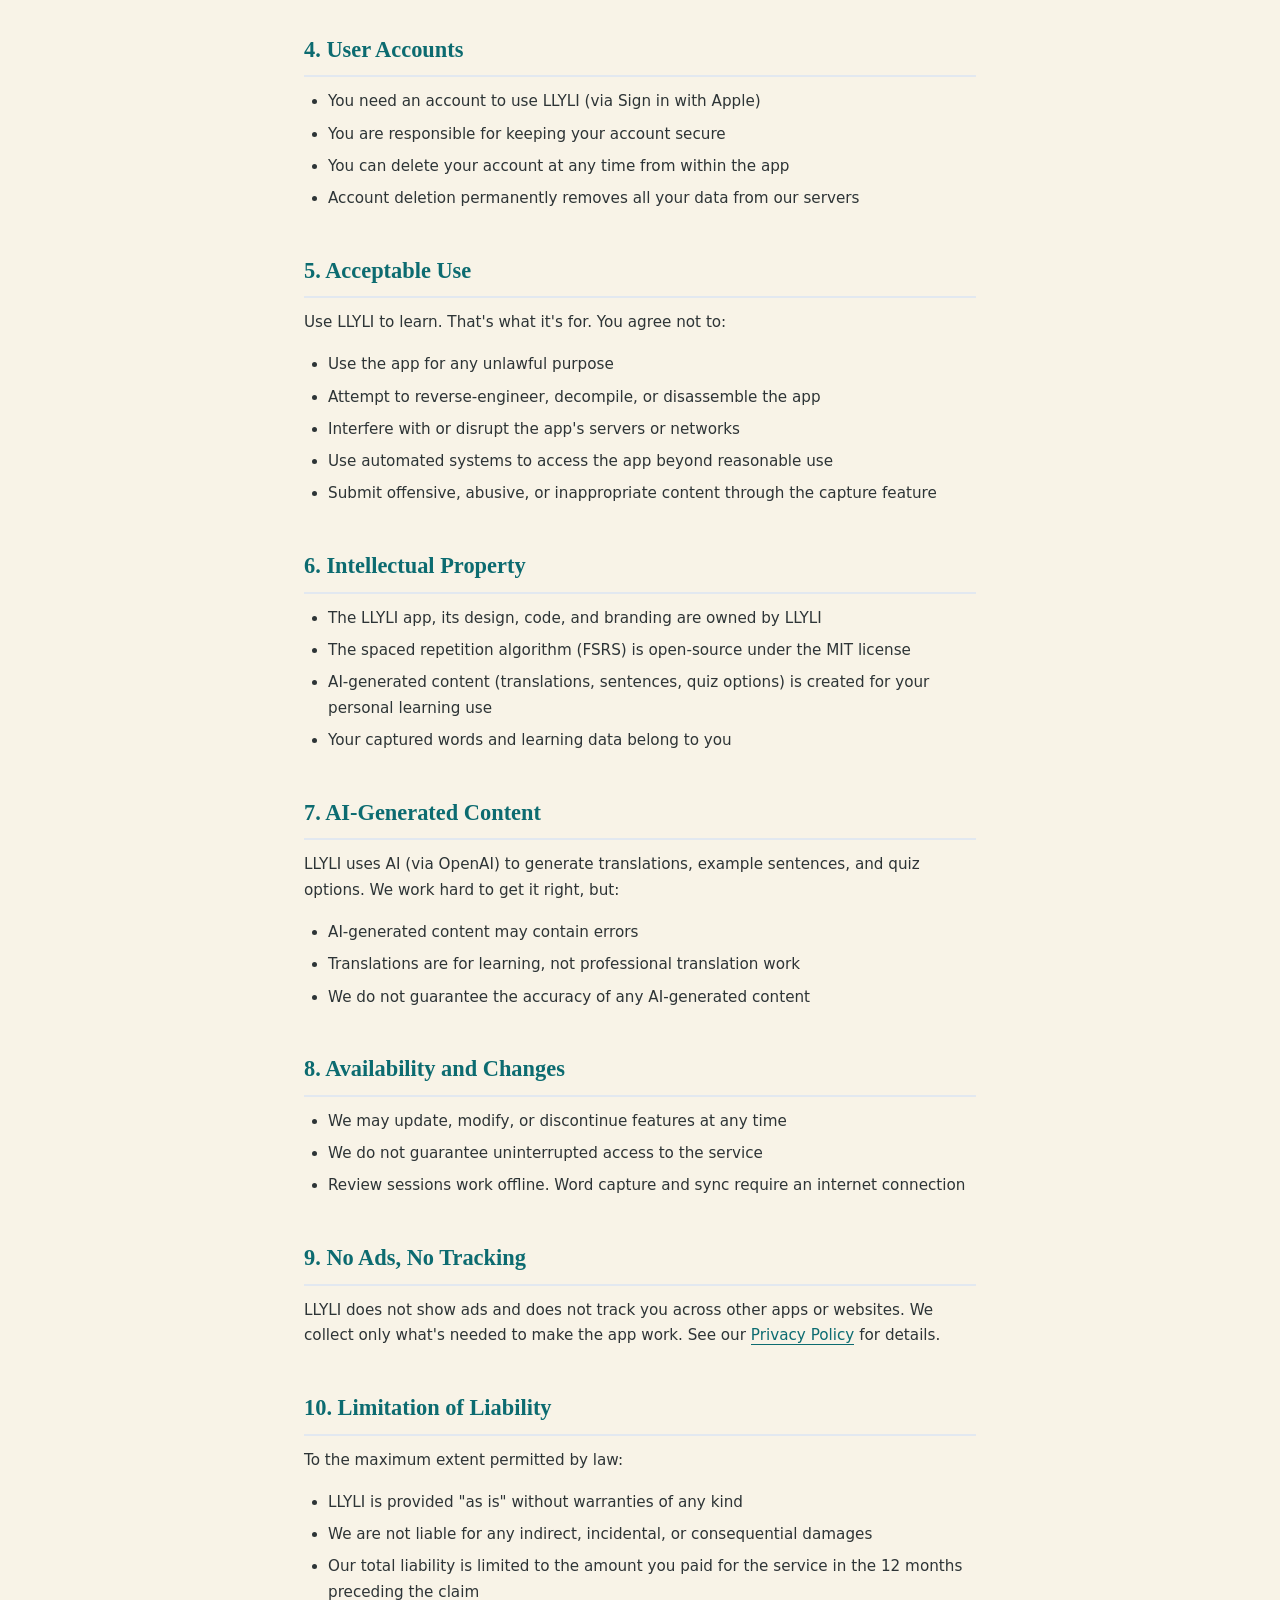
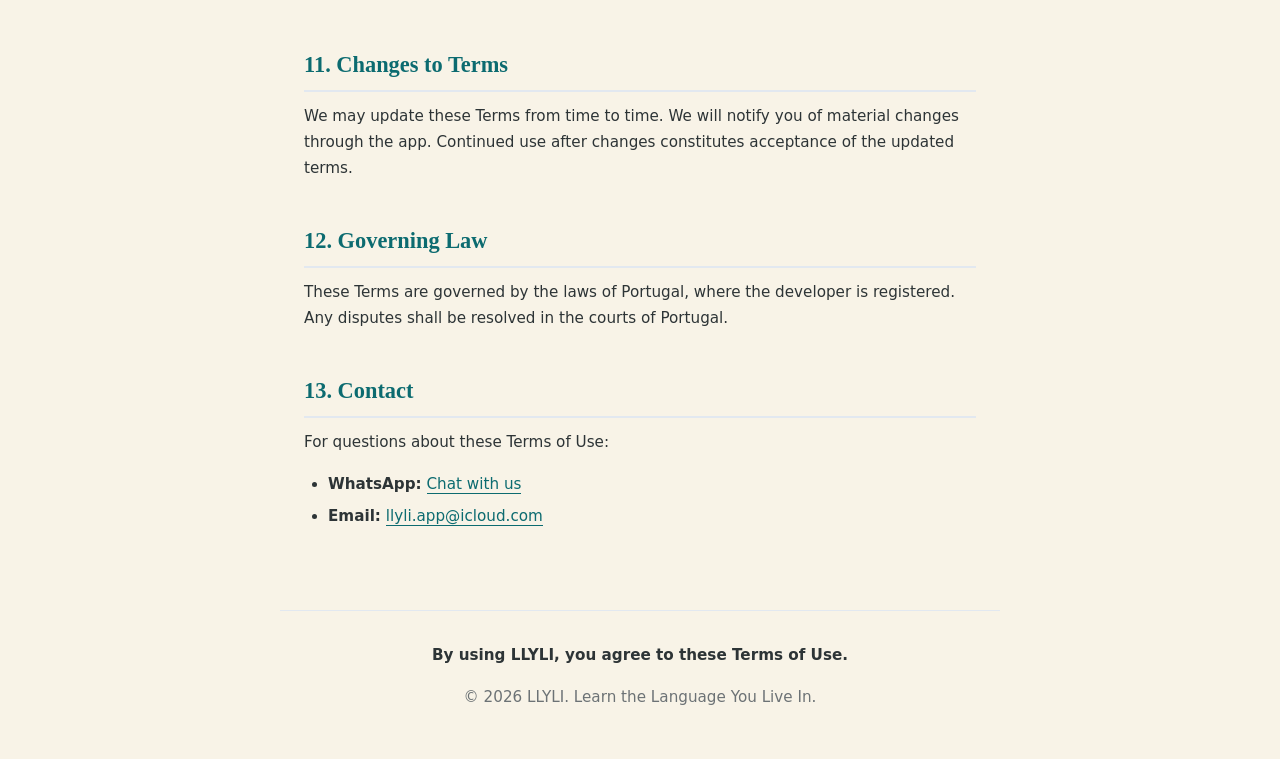
<file: terms-of-use.html>
<!DOCTYPE html>
<html lang="en">
<head>
    <meta charset="UTF-8">
    <meta name="viewport" content="width=device-width, initial-scale=1.0">
    <title>LLYLI Terms of Use</title>
    <style>
        * {
            margin: 0;
            padding: 0;
            box-sizing: border-box;
        }

        body {
            font-family: ui-serif, Georgia, 'Times New Roman', serif;
            background-color: #F8F3E7;
            color: #2D3436;
            line-height: 1.7;
            padding: 0;
        }

        header {
            background-color: #0C6B70;
            color: #F8F3E7;
            padding: 2rem 1.5rem;
            text-align: center;
        }

        header h1 {
            font-family: ui-serif, Georgia, 'Times New Roman', serif;
            font-size: 2rem;
            font-weight: 700;
            margin-bottom: 0.25rem;
        }

        header p {
            font-family: -apple-system, BlinkMacSystemFont, 'Segoe UI', system-ui, sans-serif;
            font-size: 0.9rem;
            opacity: 0.85;
        }

        main {
            max-width: 720px;
            margin: 0 auto;
            padding: 2rem 1.5rem 4rem;
        }

        h2 {
            font-family: ui-serif, Georgia, 'Times New Roman', serif;
            color: #0C6B70;
            font-size: 1.4rem;
            margin-top: 2.5rem;
            margin-bottom: 0.75rem;
            padding-bottom: 0.4rem;
            border-bottom: 2px solid #E2E8F0;
        }

        h3 {
            font-family: -apple-system, BlinkMacSystemFont, 'Segoe UI', system-ui, sans-serif;
            color: #2D3436;
            font-size: 1.05rem;
            margin-top: 1.5rem;
            margin-bottom: 0.5rem;
        }

        p, li {
            font-family: -apple-system, BlinkMacSystemFont, 'Segoe UI', system-ui, sans-serif;
            font-size: 0.95rem;
        }

        p {
            margin-bottom: 1rem;
        }

        ul, ol {
            margin-bottom: 1rem;
            padding-left: 1.5rem;
        }

        li {
            margin-bottom: 0.4rem;
        }

        strong {
            color: #2D3436;
        }

        a {
            color: #0C6B70;
            text-decoration: none;
            border-bottom: 1px solid #0C6B70;
        }

        a:hover {
            color: #E85C4A;
            border-bottom-color: #E85C4A;
        }

        .card {
            background: #FDF9F3;
            border: 1px solid #E2E8F0;
            border-radius: 8px;
            padding: 1.25rem;
            margin: 1rem 0;
        }

        .card h3 {
            margin-top: 0;
        }

        .warning {
            background: #FEF2F0;
            border-left: 4px solid #E85C4A;
            padding: 1rem 1.25rem;
            margin: 1rem 0;
            border-radius: 0 8px 8px 0;
        }

        .warning strong {
            color: #E85C4A;
        }

        footer {
            text-align: center;
            padding: 2rem 1.5rem;
            font-size: 0.85rem;
            color: #6C7275;
            border-top: 1px solid #E2E8F0;
            max-width: 720px;
            margin: 0 auto;
            font-family: -apple-system, BlinkMacSystemFont, 'Segoe UI', system-ui, sans-serif;
        }

        @media (max-width: 600px) {
            header h1 { font-size: 1.5rem; }
            main { padding: 1.25rem 1rem 3rem; }
            h2 { font-size: 1.2rem; }
        }
    </style>
</head>
<body>
    <header>
        <h1>LLYLI Terms of Use</h1>
        <p>Last Updated: March 30, 2026</p>
    </header>

    <main>
        <h2>1. Acceptance of Terms</h2>
        <p>By downloading, installing, or using LLYLI ("Learn the Language You Live In"), you agree to these Terms of Use. If you do not agree, do not use the app.</p>

        <h2>2. What LLYLI Does</h2>
        <p>LLYLI helps you learn the language of the country you live in. Capture words from your daily life, and the app turns them into lasting vocabulary with science-backed spaced repetition and real sentence context.</p>
        <p>The app currently supports English speakers learning Portuguese (Portugal), Dutch, or Swedish. Review sessions work fully offline.</p>

        <h3>Free Tier</h3>
        <ul>
            <li>Capture up to 30 words from your real life (onboarding starter words don't count toward this limit)</li>
            <li>Unlimited review sessions with four exercise types</li>
            <li>Full access to spaced repetition, progress tracking, and gamification</li>
        </ul>

        <h3>LLYLI Pro (Subscription)</h3>
        <ul>
            <li>Unlimited word captures</li>
            <li>Everything in the Free Tier</li>
            <li>Available as a monthly or yearly subscription</li>
        </ul>

        <h2>3. Subscriptions and Payments</h2>

        <h3>Billing</h3>
        <ul>
            <li>Subscriptions are billed through your Apple ID account</li>
            <li>Payment is charged at confirmation of purchase</li>
            <li>Prices are displayed in your local currency in the app</li>
        </ul>

        <h3>Free Trial</h3>
        <ul>
            <li>The yearly plan includes a 7-day free trial</li>
            <li>You will not be charged during the trial period</li>
            <li>If you do not cancel before the trial ends, your subscription begins and you will be charged</li>
        </ul>

        <h3>Renewal and Cancellation</h3>
        <ul>
            <li>Subscriptions automatically renew unless cancelled at least 24 hours before the end of the current period</li>
            <li>You can manage and cancel subscriptions in your iPhone Settings &gt; Apple ID &gt; Subscriptions</li>
            <li>Cancellation takes effect at the end of the current billing period. You keep access until then</li>
            <li>No refunds are provided for partial billing periods</li>
        </ul>

        <h2>4. User Accounts</h2>
        <ul>
            <li>You need an account to use LLYLI (via Sign in with Apple)</li>
            <li>You are responsible for keeping your account secure</li>
            <li>You can delete your account at any time from within the app</li>
            <li>Account deletion permanently removes all your data from our servers</li>
        </ul>

        <h2>5. Acceptable Use</h2>
        <p>Use LLYLI to learn. That's what it's for. You agree not to:</p>
        <ul>
            <li>Use the app for any unlawful purpose</li>
            <li>Attempt to reverse-engineer, decompile, or disassemble the app</li>
            <li>Interfere with or disrupt the app's servers or networks</li>
            <li>Use automated systems to access the app beyond reasonable use</li>
            <li>Submit offensive, abusive, or inappropriate content through the capture feature</li>
        </ul>

        <h2>6. Intellectual Property</h2>
        <ul>
            <li>The LLYLI app, its design, code, and branding are owned by LLYLI</li>
            <li>The spaced repetition algorithm (FSRS) is open-source under the MIT license</li>
            <li>AI-generated content (translations, sentences, quiz options) is created for your personal learning use</li>
            <li>Your captured words and learning data belong to you</li>
        </ul>

        <h2>7. AI-Generated Content</h2>
        <p>LLYLI uses AI (via OpenAI) to generate translations, example sentences, and quiz options. We work hard to get it right, but:</p>
        <ul>
            <li>AI-generated content may contain errors</li>
            <li>Translations are for learning, not professional translation work</li>
            <li>We do not guarantee the accuracy of any AI-generated content</li>
        </ul>

        <h2>8. Availability and Changes</h2>
        <ul>
            <li>We may update, modify, or discontinue features at any time</li>
            <li>We do not guarantee uninterrupted access to the service</li>
            <li>Review sessions work offline. Word capture and sync require an internet connection</li>
        </ul>

        <h2>9. No Ads, No Tracking</h2>
        <p>LLYLI does not show ads and does not track you across other apps or websites. We collect only what's needed to make the app work. See our <a href="https://ksimons29.github.io/llyli-pages/privacy-policy.html">Privacy Policy</a> for details.</p>

        <h2>10. Limitation of Liability</h2>
        <p>To the maximum extent permitted by law:</p>
        <ul>
            <li>LLYLI is provided "as is" without warranties of any kind</li>
            <li>We are not liable for any indirect, incidental, or consequential damages</li>
            <li>Our total liability is limited to the amount you paid for the service in the 12 months preceding the claim</li>
        </ul>

        <h2>11. Changes to Terms</h2>
        <p>We may update these Terms from time to time. We will notify you of material changes through the app. Continued use after changes constitutes acceptance of the updated terms.</p>

        <h2>12. Governing Law</h2>
        <p>These Terms are governed by the laws of Portugal, where the developer is registered. Any disputes shall be resolved in the courts of Portugal.</p>

        <h2>13. Contact</h2>
        <p>For questions about these Terms of Use:</p>
        <ul>
            <li><strong>WhatsApp:</strong> <a href="https://wa.me/351931959625">Chat with us</a></li>
            <li><strong>Email:</strong> <a href="mailto:llyli.app@icloud.com">llyli.app@icloud.com</a></li>
        </ul>
    </main>

    <footer>
        <p><strong>By using LLYLI, you agree to these Terms of Use.</strong></p>
        <p style="margin-top: 0.5rem;">&copy; 2026 LLYLI. Learn the Language You Live In.</p>
    </footer>
</body>
</html>
</file>
